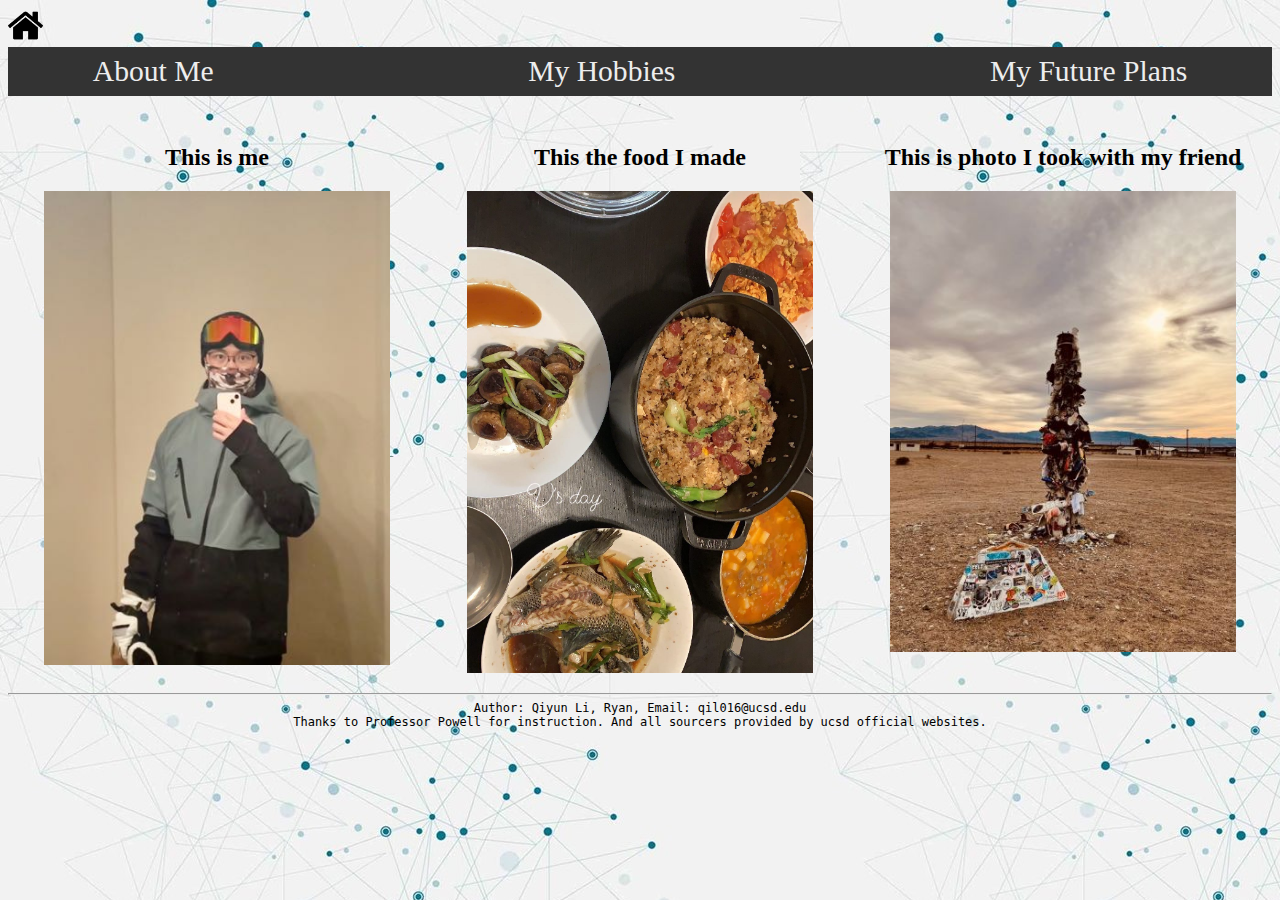
<file: out.html>
<!DOCTYPE html>
<html lang="en">
<head>
    <meta charset="UTF-8">
    <meta http-equiv="X-UA-Compatible" content="IE=edge">
    <meta name="viewport" content="width=device-width, initial-scale=1.0">
    <link rel="stylesheet" href="./header.css">
    <link rel="stylesheet" href="./daily.css">
    <title>daily lives</title>
</head>
<body>
    <header>
        <a href="./index.html" class="HomeImg">
            <img  src="../home.png" height="35">
        </a>
    </header>
    <nav>
        <a href="/index.html" class = "navlink"><li>About Me</li></a>  
        <a href="/out.html" class = "navlink"><li>My Hobbies</li></a> 
        <a href="/plan.html" class = "navlink"><li>My Future Plans</li></a>
    </nav>  
<hr>
    <main>
        <section class = "snow">
            <h2>This is me</h2>
            <img src="mypic.jpg" alt="me" class = "me"><br>
        </section>

        <section class = "cooking">
            <h2>This the food I made</h2>
            <img src="cook.jpg" alt="me" class = "cook"><br>
        </section>

        <section class = "photo">
            <h2>This is photo I took with my friend</h2>
            <img src="stone.jpg" alt="me" class = "stone"><br>
        </section>

        
    </main>

    <footer>
        <hr>
        Author: Qiyun Li, Ryan, Email: qil016@ucsd.edu<br>
        Thanks to Professor Powell for instruction. And all sourcers provided by ucsd official websites.       
      </footer>
    
</body>
</html>
</file>
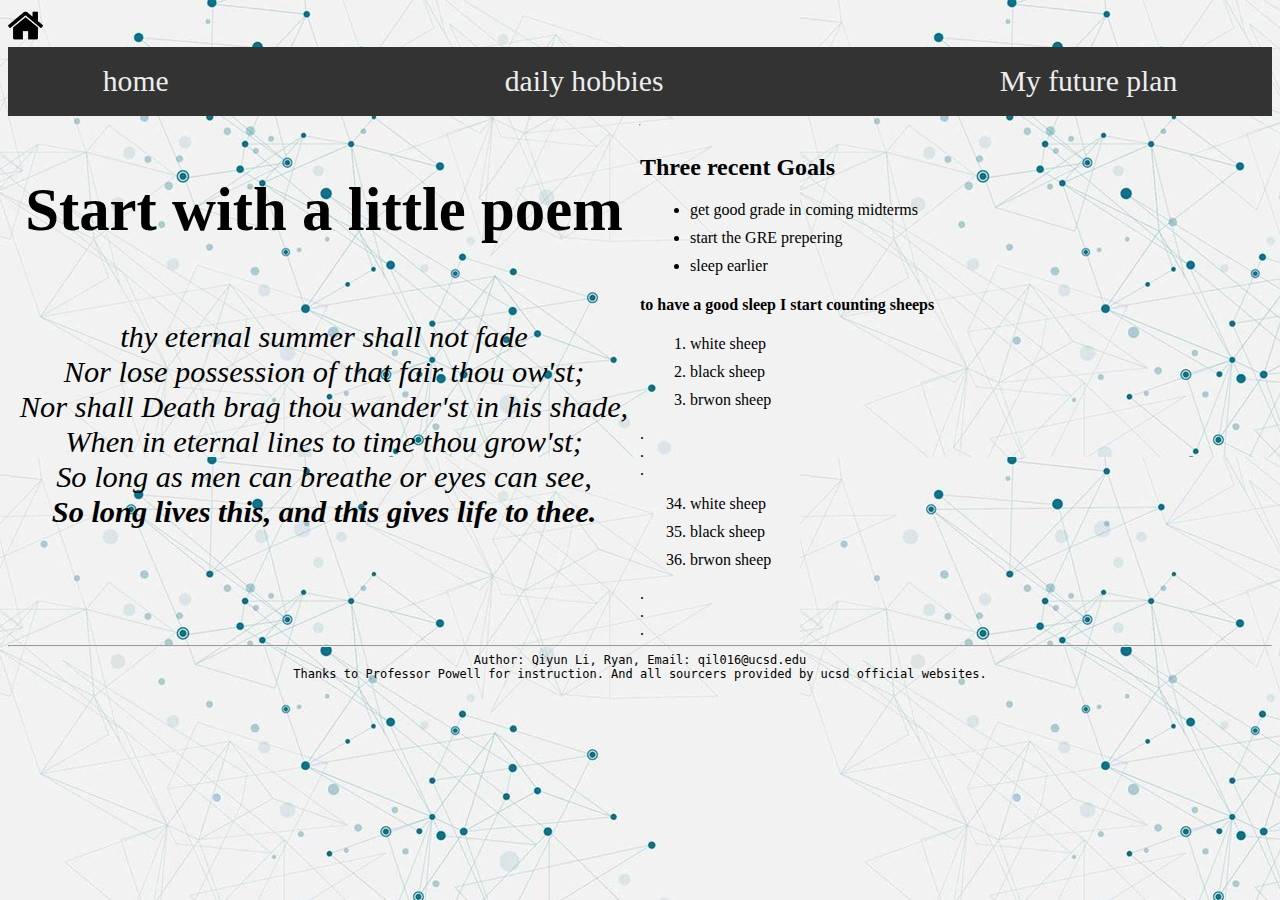
<file: plan.html>
<!DOCTYPE html>
<html lang="en">
<head>
    <meta charset="UTF-8">
    <meta http-equiv="X-UA-Compatible" content="IE=edge">
    <meta name="viewport" content="width=device-width, initial-scale=1.0">
    <link rel="stylesheet" href="./header.css">
    <link rel="stylesheet" href="./plan.css">

    <title>plan</title>
</head>
<body>
    <header>
        <a href="./index.html" class="HomeImg">
            <img  src="../home.png" height="35">
        </a>
    </header>
    <nav>
        <a href="/index.html" class = "navlink"><li>home</li></a>  
        <a href="/out.html" class = "navlink"><li>daily hobbies</li></a> 
        <a href="/plan.html" class = "navlink"><li>My future plan</li></a>
    </nav>  
    
    <hr>
    <main>
        
        <section class = "start">
            <h1>Start with a little poem</h1><i>
            <br>thy eternal summer shall not fade
            <br>Nor lose possession of that fair thou ow'st;
            <br>Nor shall Death brag thou wander'st in his shade,
            <br>When in eternal lines to time thou grow'st;
            <br>So long as men can breathe or eyes can see,
            <br><b>So long lives this, and this gives life to thee.</b></i>
        </section>
    

        <section class = "goal">
            <h2>Three recent Goals</h2>
           <ul>
              <li>get good grade in coming midterms</li>
              <li>start the GRE prepering</li>
              <li>sleep earlier</li>
          </ul>
          <h4>to have a good sleep I start counting sheeps</h4>
          <ol>
             <li>white sheep</li>
             <li>black sheep</li>
             <li>brwon sheep</li>
         </ol>
         <span>
                .<br>
            . <br>
            . <br>

            </span>
         <ol start = "34">
                <li>white sheep</li>
                <li>black sheep</li>
                <li>brwon sheep</li>
            </ol>
            <span>
                .<br>
            . <br>
            . <br>
            </span>
    

        </section>
    </main>
    <footer>
        <hr>
        Author: Qiyun Li, Ryan, Email: qil016@ucsd.edu<br>
        Thanks to Professor Powell for instruction. And all sourcers provided by ucsd official websites.       
      </footer>
</body>
</html>
</file>
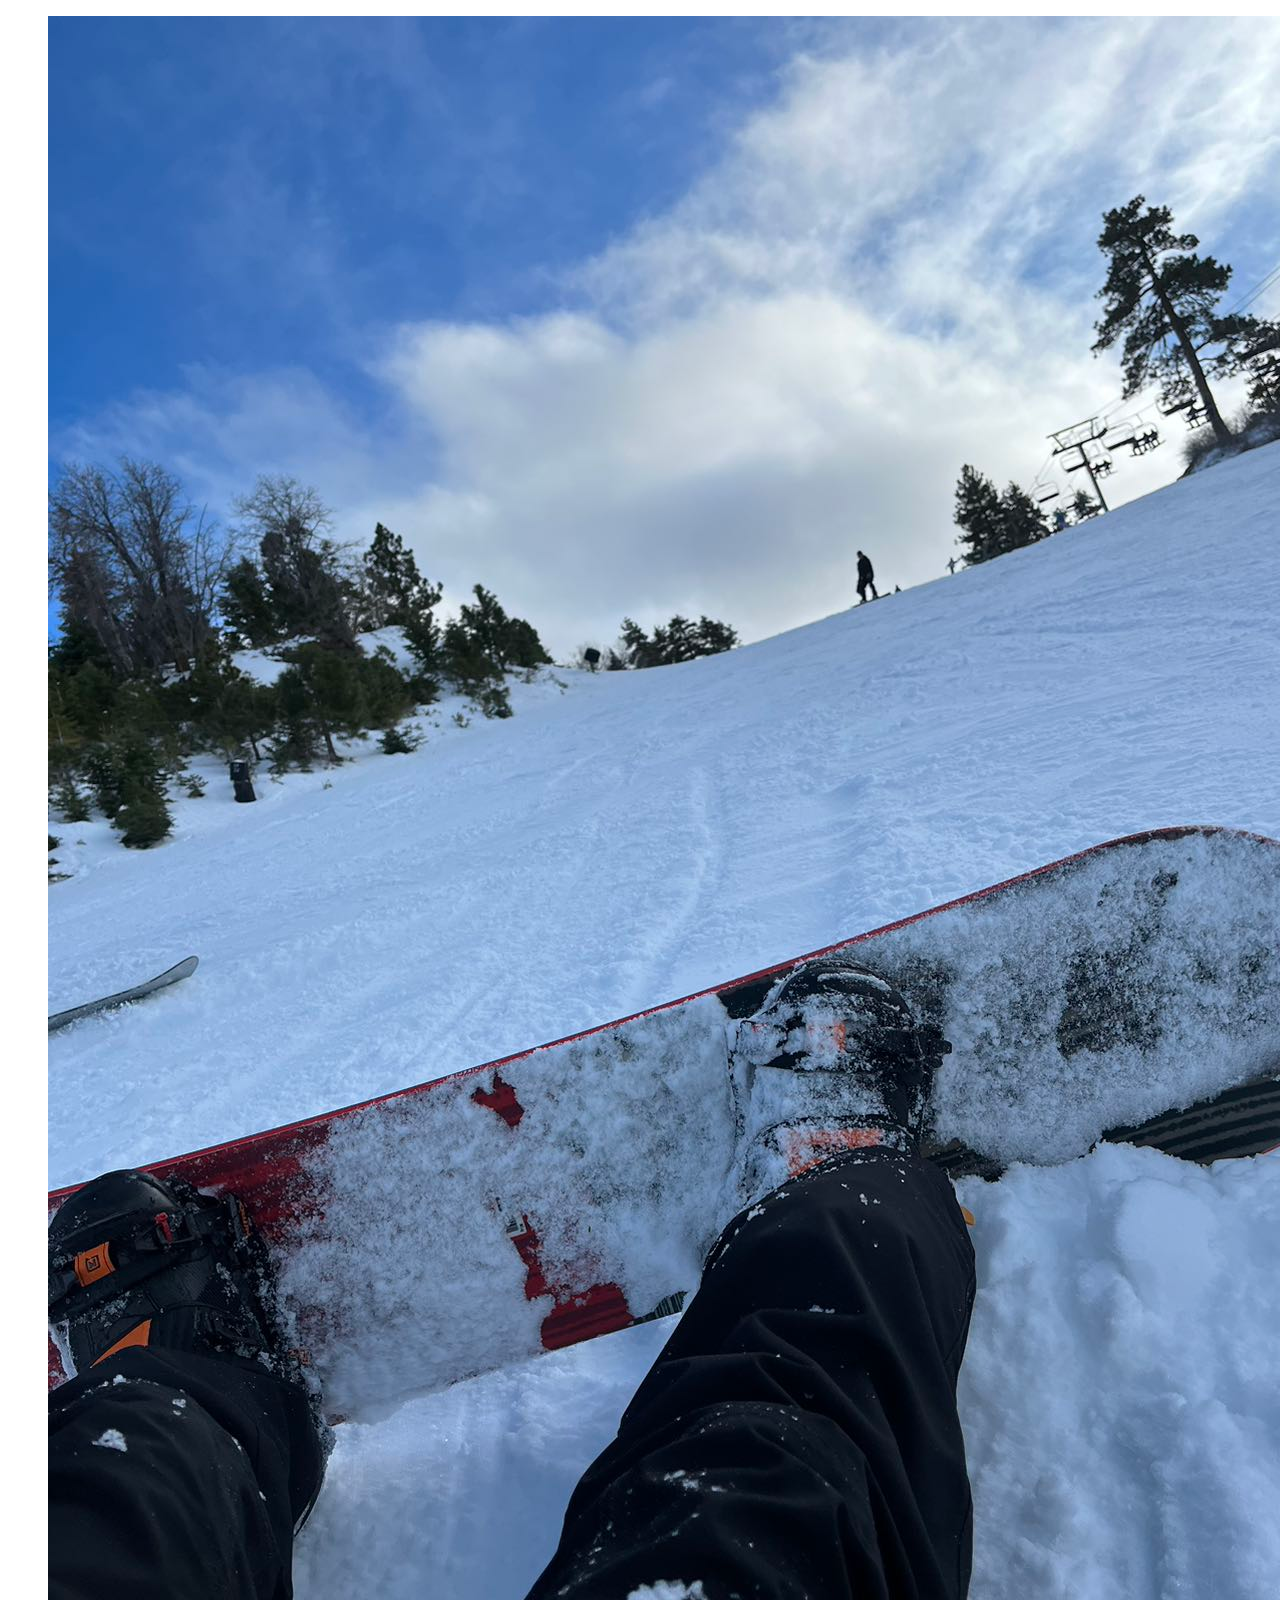
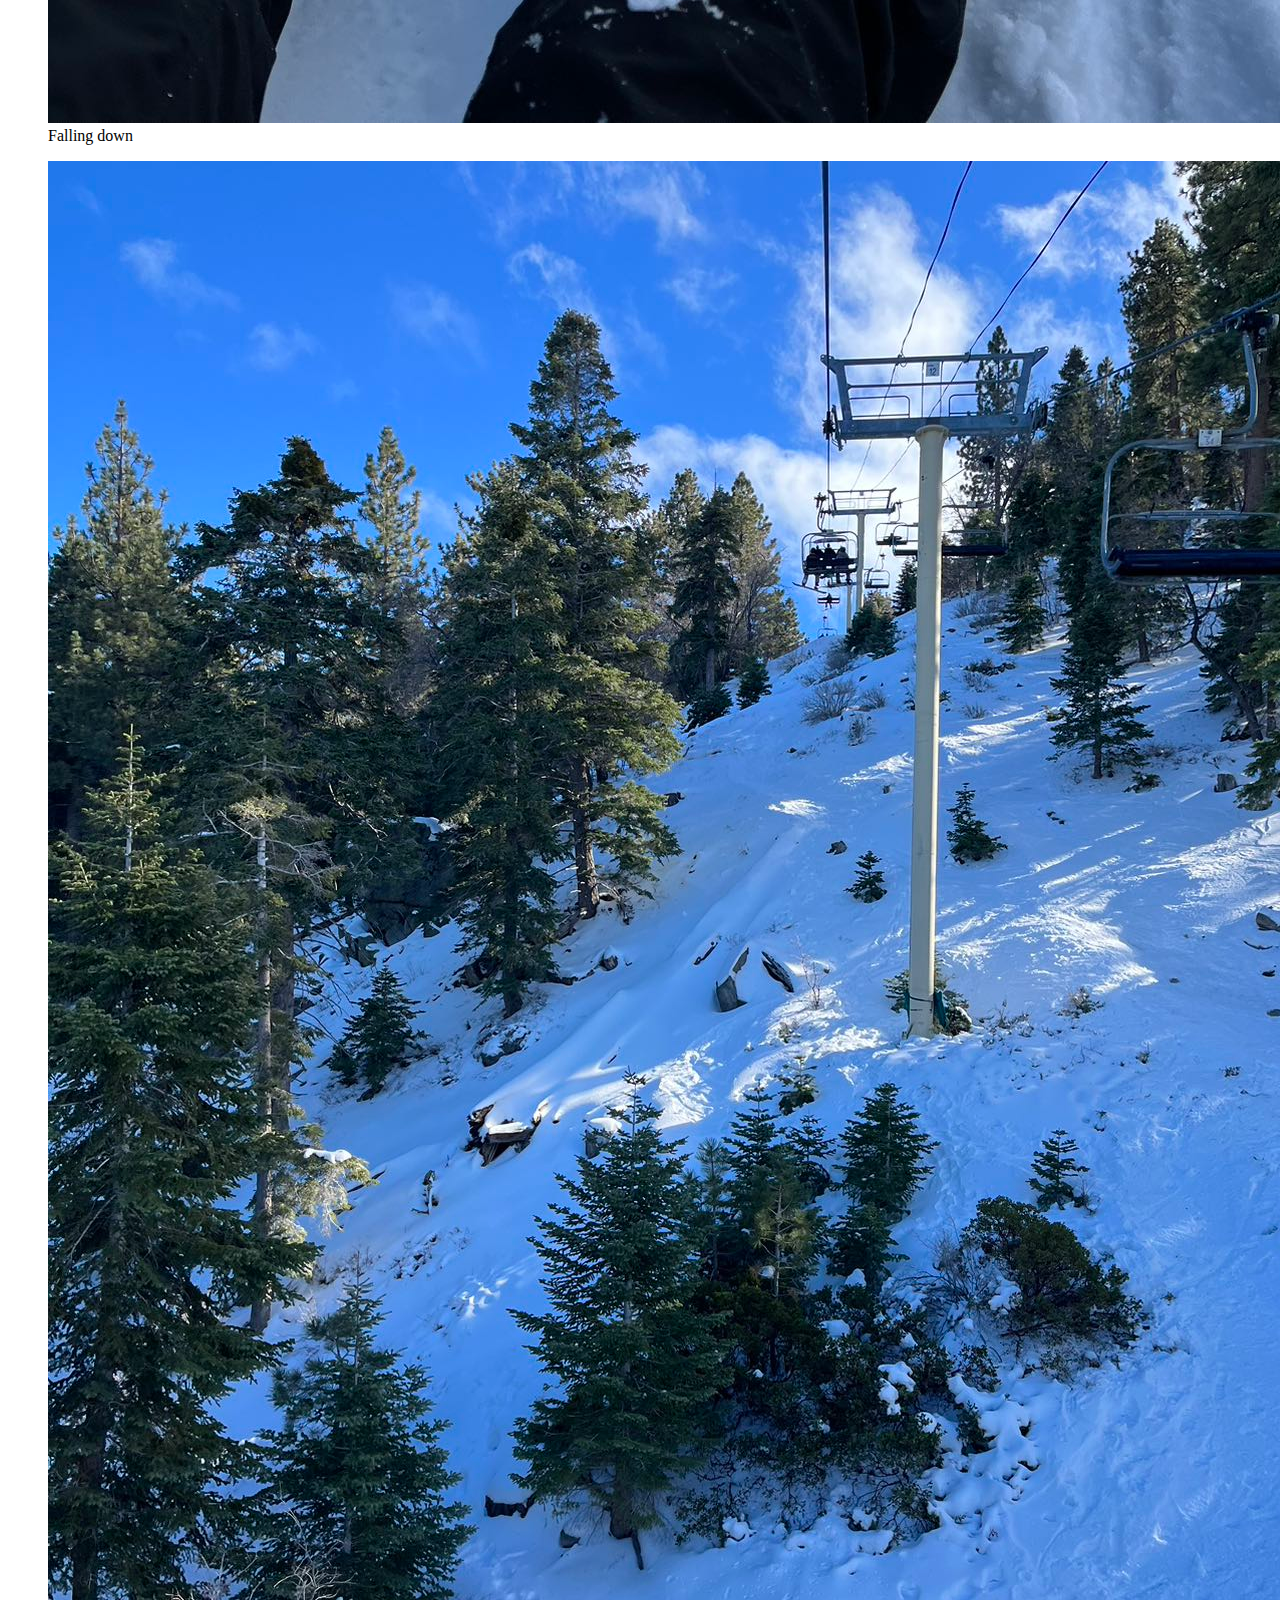
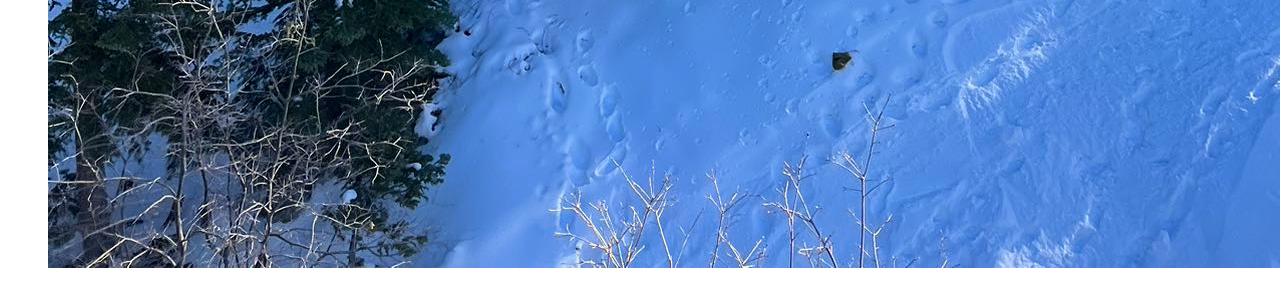
<file: Snow_pics.html>
<!DOCTYPE html>
<html lang="en">
<head>
    <meta charset="UTF-8">
    <meta http-equiv="X-UA-Compatible" content="IE=edge">
    <meta name="viewport" content="width=device-width, initial-scale=1.0">
    <title>Document</title>
</head>
<body>
    <picture>
        <figure>
            <img src="snow1.jpg" alt="s1">
            <figcaption>Falling down</figcaption>
        </figure>
        <figure>
            <img src="snow2.jpg" alt="s2">
        </figure>
        
    </picture>
</body>
</html>
</file>
<file: header.css>
.navlink {
    padding-left: 4%;
    padding-right: 4%;
    padding-top: 10px;
    padding-bottom: 10px;
    background-color: #333;
    color: rgb(237 237 237);
    text-decoration: none;
    list-style-type:none;

}
  
.navlink{
    padding: 0.5rem;
    transition: all 0.5s ease-out;
    font-size: 185%;
    flex-grow: ;
}

.navlink:hover,
.navlink:focus{
    background-color: #fff;
    color: #333;
}

nav {
    
    display: flex;
    justify-content: space-between !important;
    background-color: #333;
    padding-left: 6vw;
    padding-right: 6vw;
}
footer{
    text-align: center;
    font-size: small;
    font-family: monospace;
}
</file>
<file: daily.css>
body{
    background-image: url("bg.jpg");
    display:flex;
    flex-direction: column;
    
}
.me:hover{
    transform: scale(1.5);
}
.cook:hover{
    transform: scale(1.1);
}
.stone:hover{
    transform: scale(1.1);
}
main{
    text-align: center;
    font-family: cursive;
    display: flex;
    justify-content: space-between !important;
    gap: 5px
}
.snow{
    flex: 1;
    margin: 10px;
}

.cooking{
    flex: 1;
    margin: 10px;

}
.photo{
    flex: 1;
    margin: 10px;

}

/*pics---------------------------*/
.me{
    width: 87%;
}
.cook{
    width: 87%;

}
.stone{
    width: 87%;
}
/*pics---------------------------*/
</file>
<file: plan.css>
body{
    background-image: url("bg.jpg");
    display:flex;
    flex-direction: column;
}
main{
    display: flex;
}
.start{
    flex: 1;
    text-align: center;
    font-size: 190%;
    font-family: 'Gabriola';
}
li{
    margin: 10px ;
}
.goal{
    flex: 1;
}
</file>
